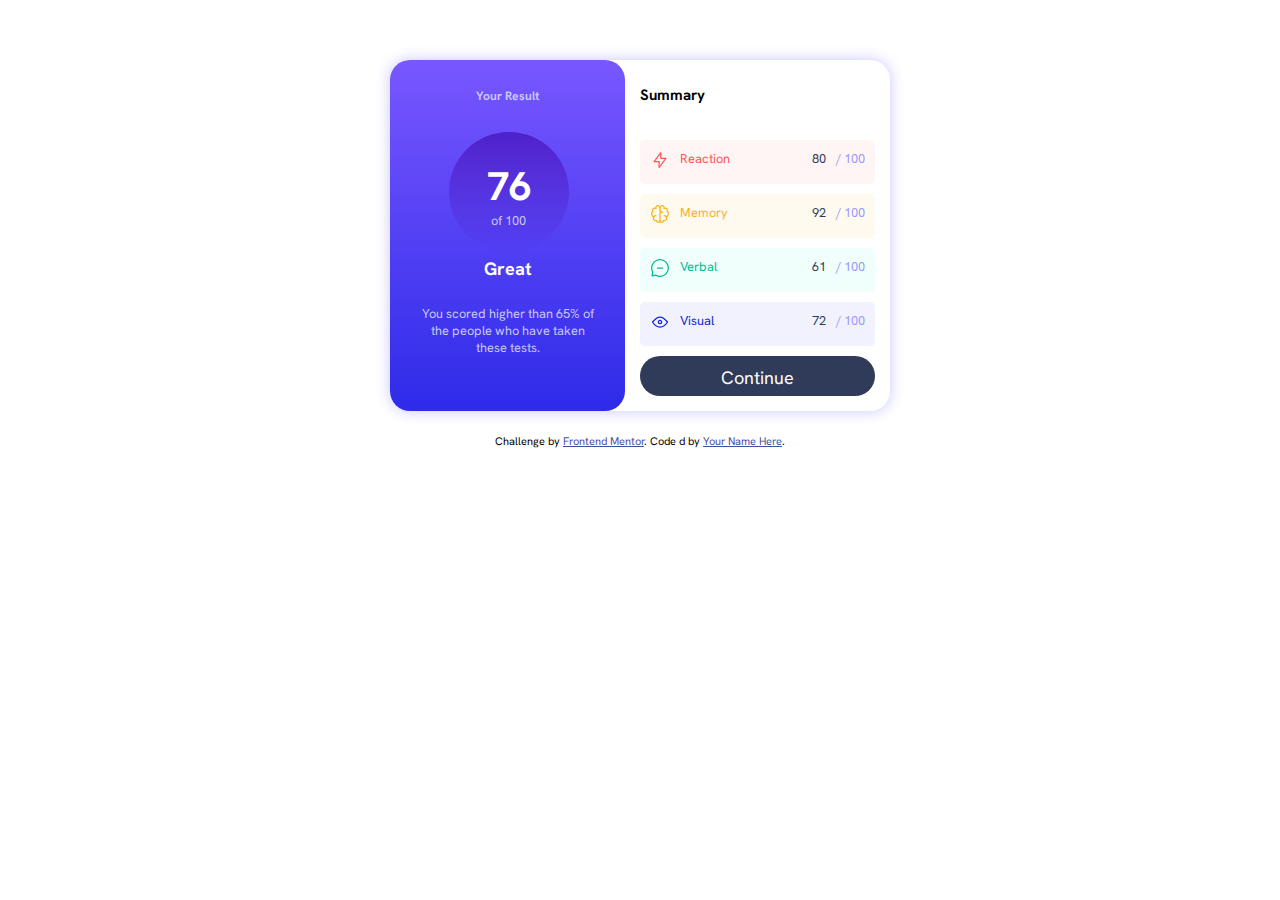
<file: index.html>
<!DOCTYPE html>
<html lang="en">

<head>
  <meta charset="UTF-8">
  <meta name="viewport" content="width=device-width, initial-scale=1.0">
  <!-- displays site properly based on user's device -->

  <link rel="icon" type="image/png" sizes="32x32" href="./assets/images/favicon-32x32.png" />


  <link rel="stylesheet" href="./assets/css/style.css" />

  <title>Frontend Mentor | Results summary component</title>



</head>

<body>

  <div class="container">
    <div class="caja-blanca">
      <div class=" primary-card">
        <h6>Your Result</h6>
        <div class="circulo">
          <p class="indicador">76</p>
          <p class="indicador-secundario">of 100</p>
        </div>
        <h4>Great</h4>
        <p class="texto-bajada"> You scored higher than 65% of the people who have taken these
          tests.</p>
      </div>
      <div class="card-body">
        <h5 class="card-title">Summary</h5>
        <div class="item-reaction">
          <div class="item-icon"><img src="./assets/images/icon-reaction.svg" class="icon" alt="Icono de Reaction">
          </div>
          <div class="item-text">Reaction</div>
          <div class="item-final">80</div>
          <div class="item-percent"> / 100</div>
        </div>
        <div class=" item-memory">
          <div class="item-icon"><img src="./assets/images/icon-memory.svg" class="icon" alt="Icono de Memory"></div>
          <div class="item-text">Memory</div>
          <div class="item-final">92</div>
          <div class="item-percent"> / 100</div>
        </div>
        <div class=" item-verbal">
          <div class="item-icon"><img src="./assets/images/icon-verbal.svg" class="icon" alt="Icono de Verbal"></div>
          <div class="item-text">Verbal</div>
          <div class="item-final">61</div>
          <div class="item-percent"> / 100</div>
        </div>
        <div class=" item-visual">
          <div class="item-icon"><img src="./assets/images/icon-visual.svg" class="icon" alt="Icono de Visual"></div>
          <div class="item-text">Visual</div>
          <div class="item-final">72</div>
          <div class="item-percent"> / 100</div>
        </div>
        <div class="boton">Continue</div>
      </div>
    </div>
  </div>
  <br>
  <div class="attribution">
    Challenge by <a href="https://www.frontendmentor.io?ref=challenge" target="_blank">Frontend Mentor</a>.
    Code
    d by <a href="#">Your Name Here</a>.
  </div>
  <script src="https://cdn.jsdelivr.net/npm/bootstrap@5.1.3/dist/js/bootstrap.bundle.min.js"
    integrity="sha384-ka7Sk0Gln4gmtz2MlQnikT1wXgYsOg+OMhuP+IlRH9sENBO0LRn5q+8nbTov4+1p"
    crossorigin="anonymous"></script>
</body>

</html>
</file>
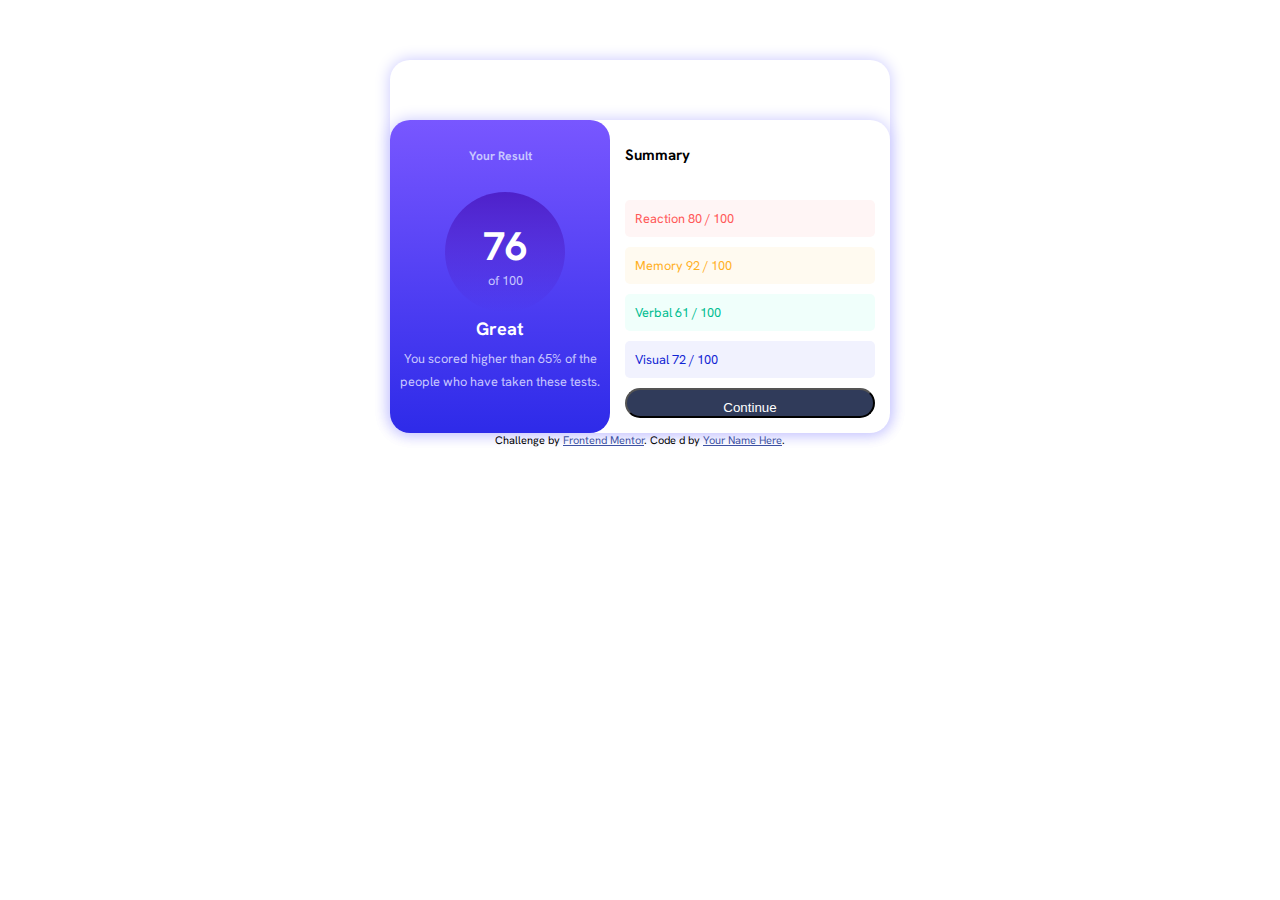
<file: index bootstrap.html>
<!DOCTYPE html>
<html lang="en">

<head>
  <meta charset="UTF-8">
  <meta name="viewport" content="width=device-width, initial-scale=1.0">
  <!-- displays site properly based on user's device -->

  <link rel="icon" type="image/png" sizes="32x32" href="./assets/images/favicon-32x32.png" />
  <link href="https://cdn.jsdelivr.net/npm/bootstrap@5.1.3/dist/css/bootstrap.min.css" rel="stylesheet"
    integrity="sha384-1BmE4kWBq78iYhFldvKuhfTAU6auU8tT94WrHftjDbrCEXSU1oBoqyl2QvZ6jIW3" crossorigin="anonymous" />
  <link rel="stylesheet" href="./assets/css/style.css" />

  <title>Frontend Mentor | Results summary component</title>



</head>

<body>

  <div class="container">
    <div class="card  caja-blanca bg-black">
      <div class="row shadow-sm caja-blanca border-0 ">
        <div class="col-md-4 primary-card border-0">
          <h6>Your Result</h6>
          <div class="circulo">
            <p class="indicador">76</p>
            <p class="indicador-secundario">of 100</p>
          </div>

          <h4>Great</h4>
          <small class="indicador-secundario"> You scored higher than 65% of the people who have taken these
            tests.</small>
        </div>
        <div class="col-md-6">
          <div class="card-body">
            <h5 class="card-title">Summary</h5>

            <div class=" item-reaction">Reaction
              80 / 100</div>
            <div class=" item-memory">Memory
              92 / 100</div>
            <div class=" item-verbal">Verbal
              61 / 100</div>
            <div class=" item-visual">Visual
              72 / 100</div>
            <button type="button" class="btn boton">Continue</button>


          </div>
        </div>
      </div>
    </div>
  </div>












  <div class="attribution">
    Challenge by <a href="https://www.frontendmentor.io?ref=challenge" target="_blank">Frontend Mentor</a>.
    Code
    d by <a href="#">Your Name Here</a>.
  </div>
  <script src="https://cdn.jsdelivr.net/npm/bootstrap@5.1.3/dist/js/bootstrap.bundle.min.js"
    integrity="sha384-ka7Sk0Gln4gmtz2MlQnikT1wXgYsOg+OMhuP+IlRH9sENBO0LRn5q+8nbTov4+1p"
    crossorigin="anonymous"></script>
</body>

</html>
</file>
<file: assets/css/style.css>
@import url('https://fonts.googleapis.com/css2?family=Hanken+Grotesk:wght@500;700;800&display=swap');

body {
    font-family: 'Hanken Grotesk', sans-serif;
    font-size: 18px;
    margin: 0px;
}

.container {
    justify-content: center;

    width: 100%;

    align-items: center;
    display: flex;
}

.caja-blanca {
    border-radius: 20px;
    justify-content: center;

    display: flex;
    width: 500px;

    margin-top: 60px;
    box-shadow: 0px 0px 15px hsl(241, 100%, 89%)
}

/* Caja Azul*/
.primary-card {
    background-image: linear-gradient(hsl(252, 100%, 67%), hsl(241, 81%, 54%));
    width: 250px;
    color: white;
    border-radius: 20px;
    text-align: center;
    justify-content: center;
}

.primary-card h6 {
    color: hsl(241, 100%, 89%);

}

.primary-card h4 {
    margin: 5px;

}

.circulo {
    background-image: linear-gradient(hsla(256, 72%, 46%, 1), hsla(241, 72%, 46%, 0));
    border-radius: 50%;
    width: 120px;
    height: 120px;
    display: flex;
    text-align: center;
    text-justify: auto;
    align-items: center;
    flex-direction: column;
    justify-content: center;
    margin-left: 25%;
}

.indicador {
    margin: 0%;
    padding-top: 5px;
    padding-bottom: 0px;
    font-size: 2.5rem;
    font-weight: bold;
    color: white;
}

.indicador-secundario {
    margin: 0%;
    font-size: 0.8rem;
    color: hsl(241, 100%, 89%);
}

.texto-bajada {
    margin: 25px;
    font-size: 0.8rem;
    color: hsl(241, 100%, 89%);
}

/* Fin Caja azul*/

/* Caja Blanca */

.card-body {
    margin-left: 15px;
    margin-bottom: 15px;
    margin-right: 15px;
    display: flex;
    flex-direction: column;
    gap: 10px;
    width: 250px;


}

.item-reaction {
    background-color: hsl(0, 100%, 98%);
    color: hsl(0, 100%, 67%);
    padding: 10px;
    font-size: 0.8rem;
    border-radius: 5px;
    display: flex;
    flex-direction: row;
    flex-wrap: nowrap;
    gap: 10px;
}

.item-text {
    flex-grow: 4;
}

.item-final {

    color: hsl(224, 30%, 27%);
}

.item-percent {
    color: hsl(241, 100%, 80%);
}

.item-memory {
    background-color: hsl(39, 100%, 97%);
    color: hsl(39, 100%, 56%);
    padding: 10px;
    font-size: 0.8rem;
    border-radius: 5px;
    display: flex;
    flex-direction: row;
    flex-wrap: nowrap;
    gap: 10px;
}

.item-verbal {
    background-color: hsl(166, 100%, 97%);
    color: hsl(166, 100%, 37%);
    padding: 10px;
    font-size: 0.8rem;
    border-radius: 5px;
    display: flex;
    flex-direction: row;
    flex-wrap: nowrap;
    gap: 10px;
}

.item-visual {
    background-color: hsl(234, 85%, 97%);
    color: hsl(234, 85%, 45%);
    padding: 10px;
    font-size: 0.8rem;
    border-radius: 5px;
    display: flex;
    flex-direction: row;
    flex-wrap: nowrap;
    gap: 10px;
}

.boton {
    background-color: hsl(224, 30%, 27%);
    color: white;
    width: 100%;
    border-radius: 20px;
    height: 30px;
    text-decoration: none;
    text-align: center;
    text-justify: auto;
    padding-top: 10px;

}

.boton:hover {
    background-image: linear-gradient(hsl(252, 100%, 67%), hsl(241, 81%, 54%));
    color: white;
    width: 100%;
    border-radius: 20px;
}

/* Fin Caja Blanca */

.attribution {
    font-size: 11px;
    text-align: center;
}

.attribution a {
    color: hsl(228, 45%, 44%);
}

@media (max-width:375px) {
    .caja-blanca {
        width: 370px;
        flex-direction: column;
        margin-top: 0px;
        padding: 0px;
        box-shadow: none;
    }


    .card-body {
        width: 340px;
    }

    .primary-card {
        margin-top: 0px;
        padding-top: 0px;
        width: 370px;
        border-radius: 0 0 20px 20px;
    }

    .item-text {
        flex-grow: 1;
    }

    .circulo {
        margin-left: 35%;
    }
}
</file>
